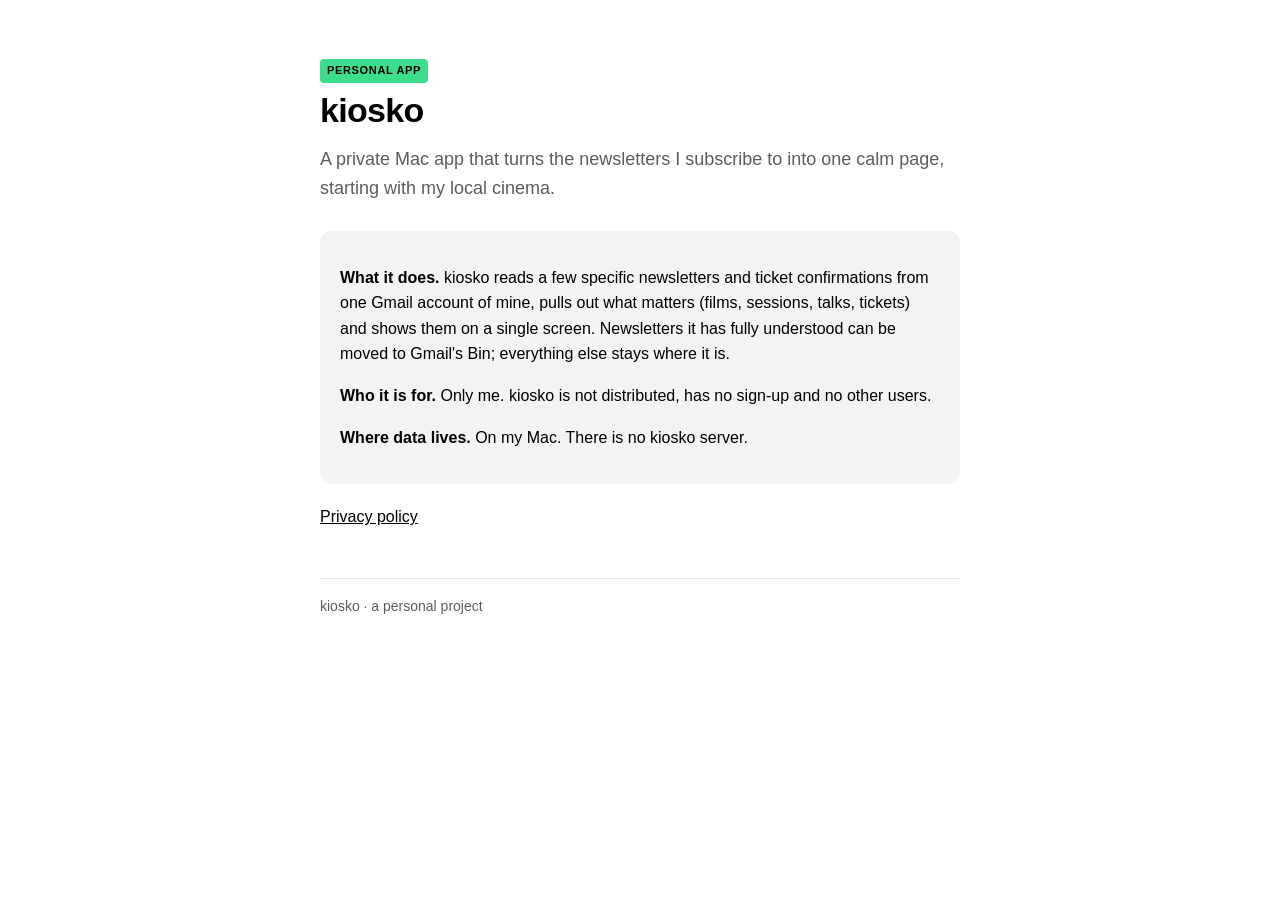
<file: index.html>
<!doctype html>
<html lang="en"><head><meta charset="utf-8"><meta name="viewport" content="width=device-width,initial-scale=1">
<title>kiosko</title><link rel="stylesheet" href="style.css"></head>
<body><main>
<span class="tag">Personal app</span>
<h1>kiosko</h1>
<p class="lead">A private Mac app that turns the newsletters I subscribe to into one calm page, starting with my local cinema.</p>
<div class="card">
<p><strong>What it does.</strong> kiosko reads a few specific newsletters and ticket confirmations from one Gmail account of mine, pulls out what matters (films, sessions, talks, tickets) and shows them on a single screen. Newsletters it has fully understood can be moved to Gmail's Bin; everything else stays where it is.</p>
<p><strong>Who it is for.</strong> Only me. kiosko is not distributed, has no sign-up and no other users.</p>
<p><strong>Where data lives.</strong> On my Mac. There is no kiosko server.</p>
</div>
<p><a href="privacy.html">Privacy policy</a></p>
<footer>kiosko · a personal project</footer>
</main></body></html>
</file>
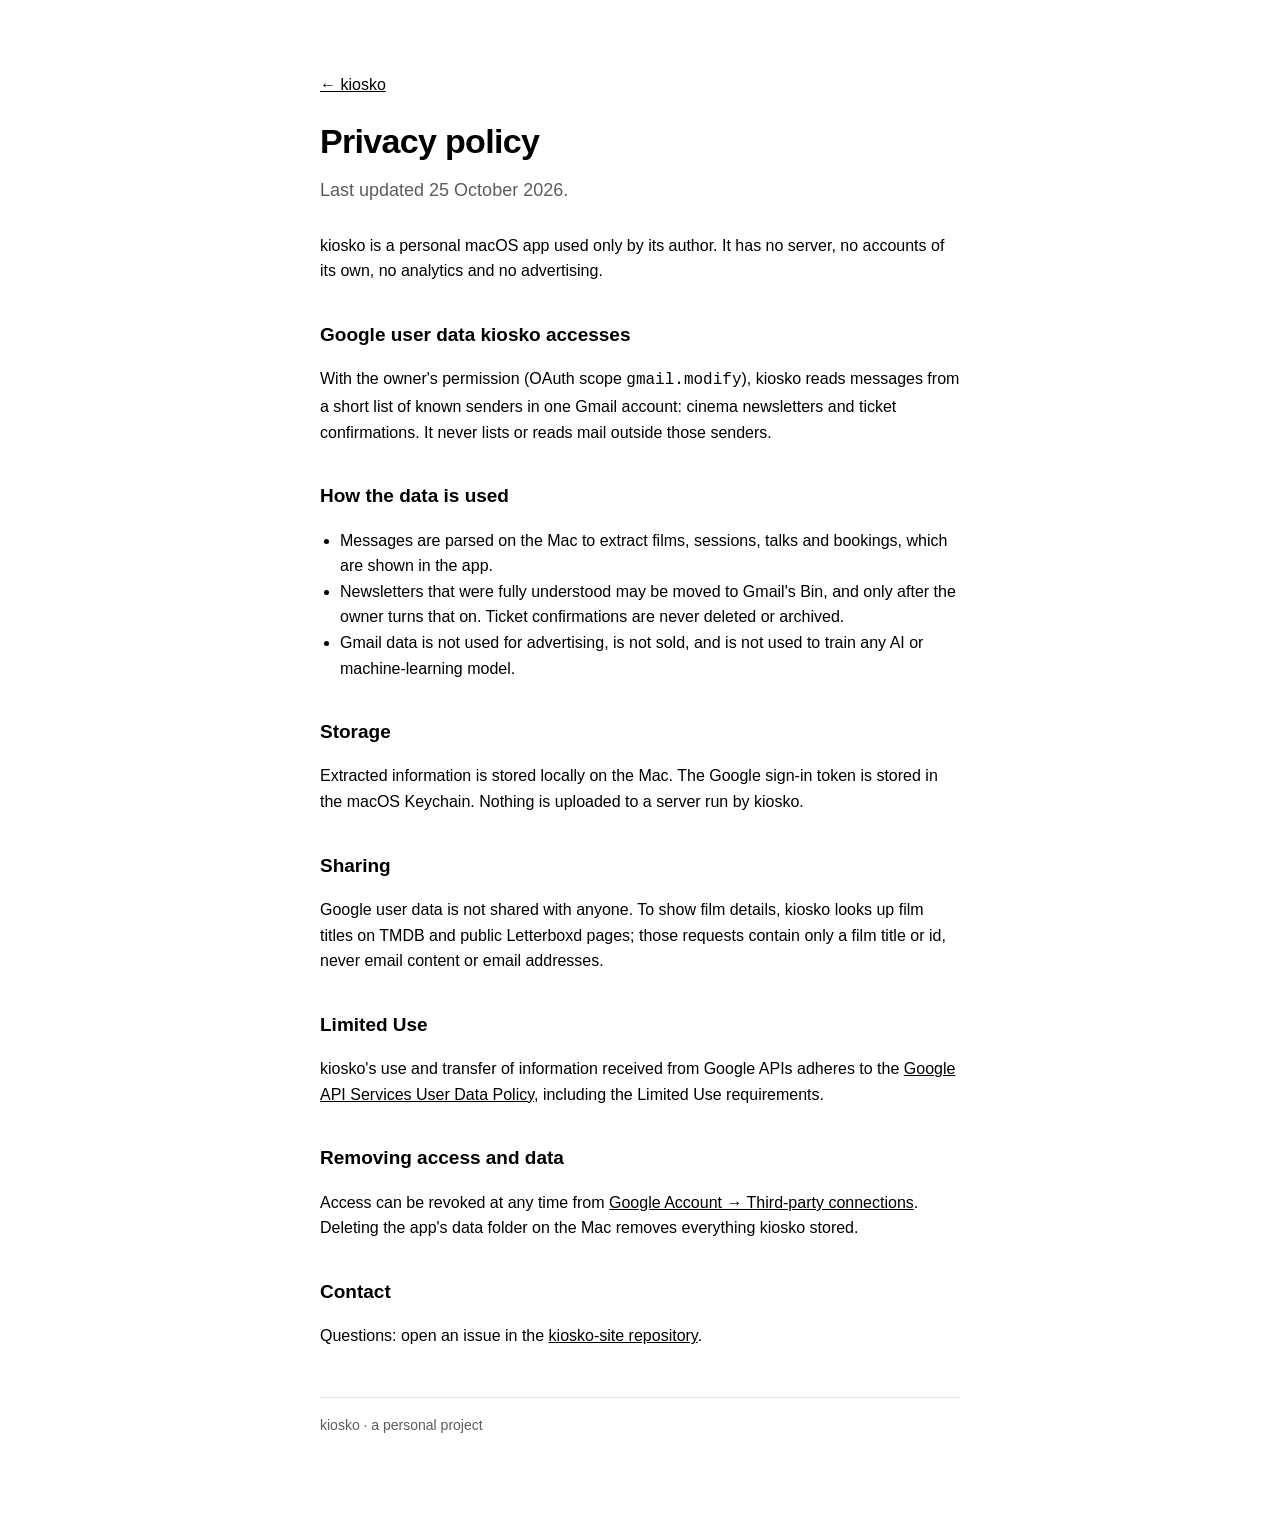
<file: privacy.html>
<!doctype html>
<html lang="en"><head><meta charset="utf-8"><meta name="viewport" content="width=device-width,initial-scale=1">
<title>kiosko privacy</title><link rel="stylesheet" href="style.css"></head>
<body><main>
<p><a href="./">← kiosko</a></p>
<h1>Privacy policy</h1>
<p class="lead">Last updated 25 October 2026.</p>

<p>kiosko is a personal macOS app used only by its author. It has no server, no accounts of its own, no analytics and no advertising.</p>

<h2>Google user data kiosko accesses</h2>
<p>With the owner's permission (OAuth scope <code>gmail.modify</code>), kiosko reads messages from a short list of known senders in one Gmail account: cinema newsletters and ticket confirmations. It never lists or reads mail outside those senders.</p>

<h2>How the data is used</h2>
<ul>
<li>Messages are parsed on the Mac to extract films, sessions, talks and bookings, which are shown in the app.</li>
<li>Newsletters that were fully understood may be moved to Gmail's Bin, and only after the owner turns that on. Ticket confirmations are never deleted or archived.</li>
<li>Gmail data is not used for advertising, is not sold, and is not used to train any AI or machine-learning model.</li>
</ul>

<h2>Storage</h2>
<p>Extracted information is stored locally on the Mac. The Google sign-in token is stored in the macOS Keychain. Nothing is uploaded to a server run by kiosko.</p>

<h2>Sharing</h2>
<p>Google user data is not shared with anyone. To show film details, kiosko looks up film titles on TMDB and public Letterboxd pages; those requests contain only a film title or id, never email content or email addresses.</p>

<h2>Limited Use</h2>
<p>kiosko's use and transfer of information received from Google APIs adheres to the <a href="https://developers.google.com/terms/api-services-user-data-policy">Google API Services User Data Policy</a>, including the Limited Use requirements.</p>

<h2>Removing access and data</h2>
<p>Access can be revoked at any time from <a href="https://myaccount.google.com/permissions">Google Account → Third-party connections</a>. Deleting the app's data folder on the Mac removes everything kiosko stored.</p>

<h2>Contact</h2>
<p>Questions: open an issue in the <a href="https://github.com/beatrizanso/kiosko-site/issues">kiosko-site repository</a>.</p>
<footer>kiosko · a personal project</footer>
</main></body></html>
</file>
<file: style.css>
:root{--bg:#fff;--ink:#000;--mut:#5c5c5c;--line:#e5e7eb;--card:#f3f3f3;--green:#3cdd8c}
@media (prefers-color-scheme:dark){:root{--bg:#161617;--ink:#f2f2f0;--mut:#a1a1a6;--line:#3a3a3c;--card:#232325}}
*{box-sizing:border-box}body{margin:0;background:var(--bg);color:var(--ink);font:16px/1.6 -apple-system,BlinkMacSystemFont,"Helvetica Neue",sans-serif}
main{max-width:680px;margin:0 auto;padding:56px 20px 80px}
h1{font-size:34px;letter-spacing:-.02em;margin:0 0 8px}h2{font-size:19px;margin:36px 0 8px}
p,li{color:var(--ink)}.lead{color:var(--mut);font-size:18px;margin:0 0 28px}
.tag{display:inline-block;font-size:11px;font-weight:700;letter-spacing:.06em;text-transform:uppercase;background:var(--green);color:#000;padding:3px 7px;border-radius:4px}
.card{background:var(--card);border-radius:12px;padding:18px 20px;margin:20px 0}
a{color:inherit}footer{margin-top:48px;padding-top:16px;border-top:1px solid var(--line);color:var(--mut);font-size:14px}
ul{padding-left:20px}
</file>
